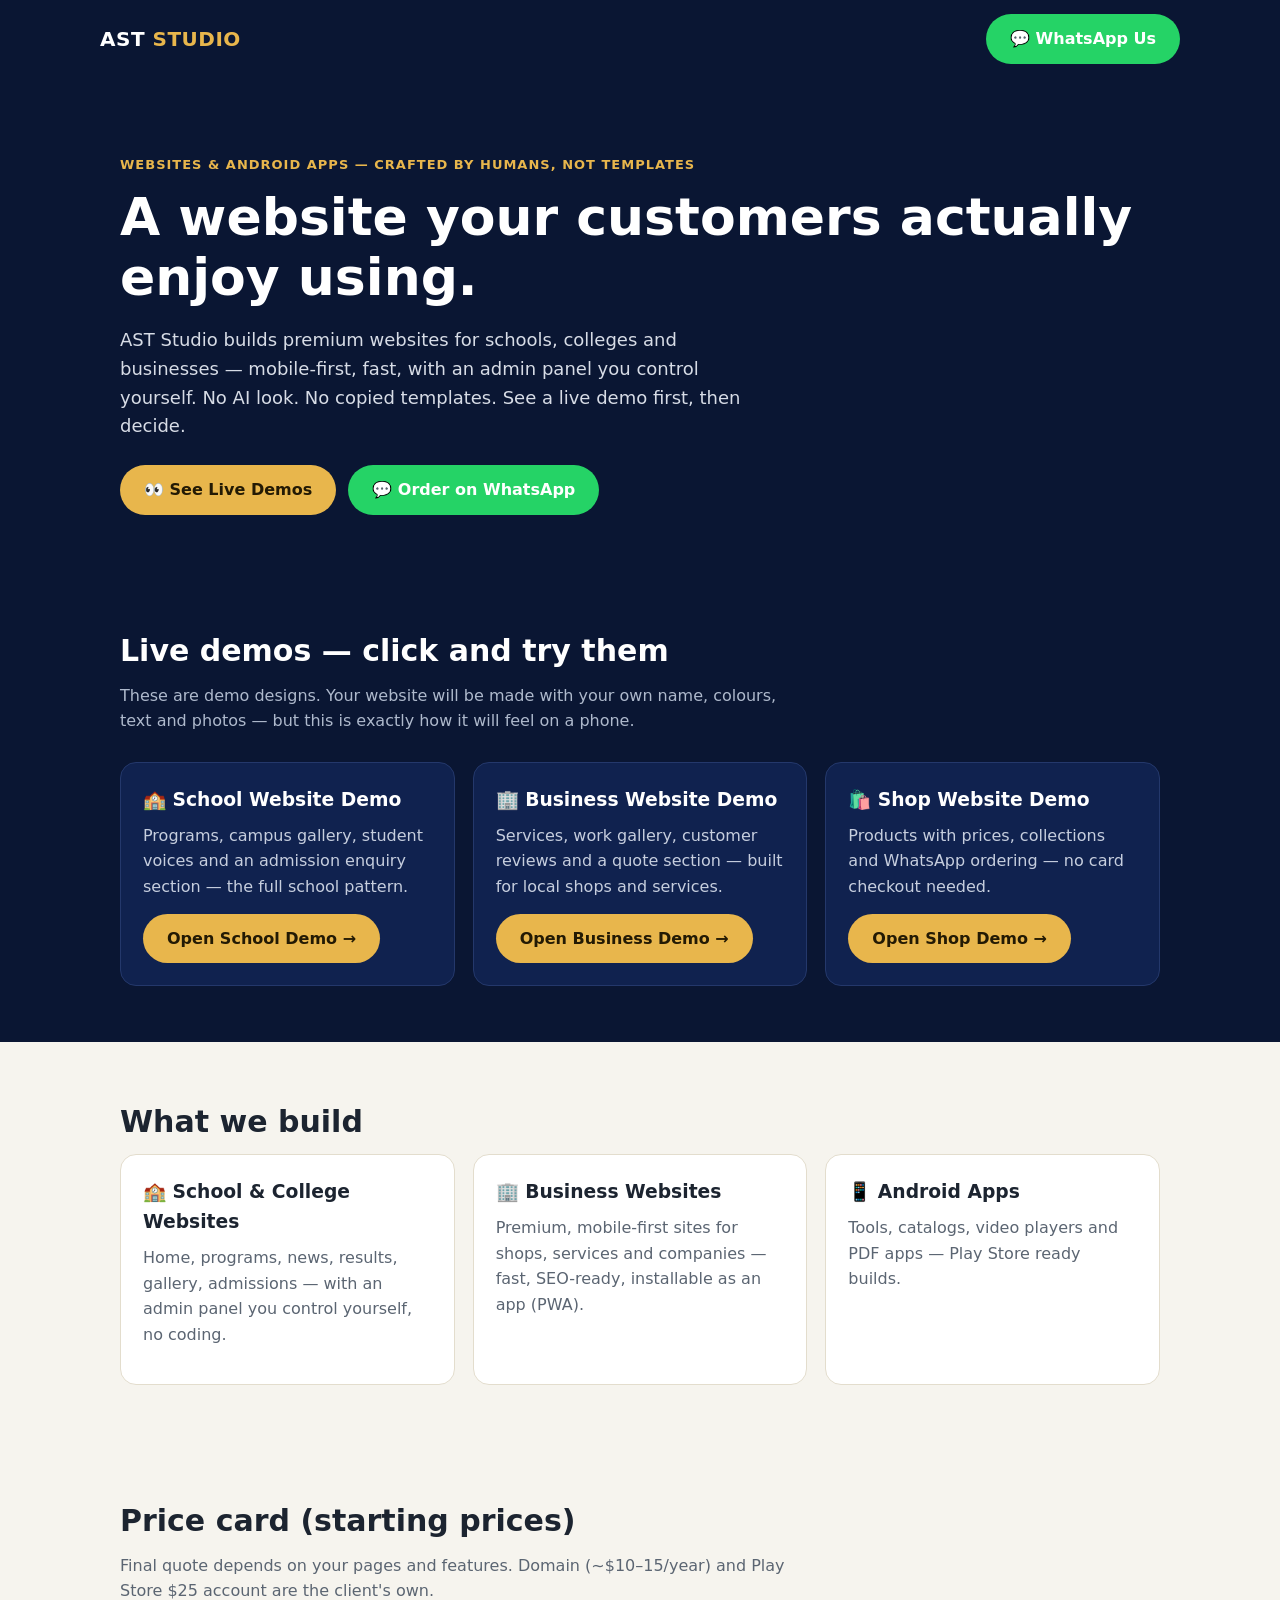
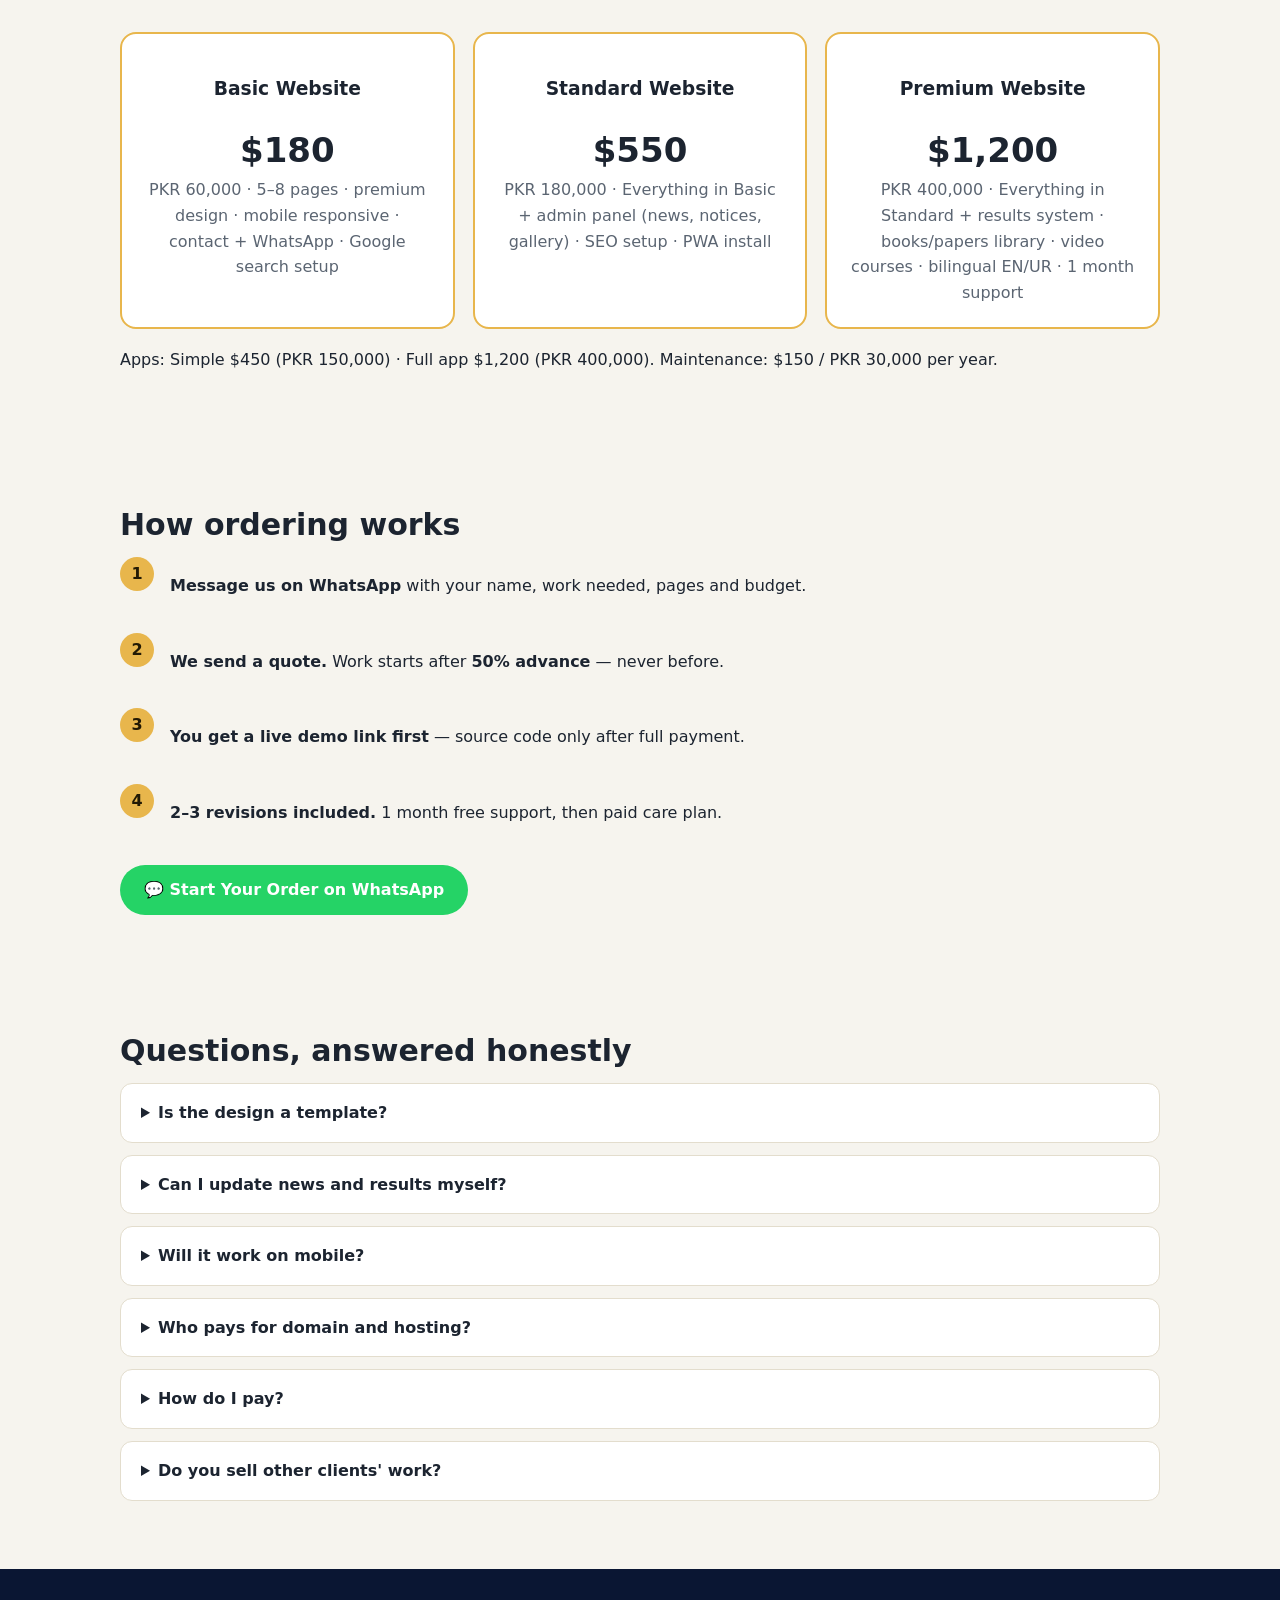
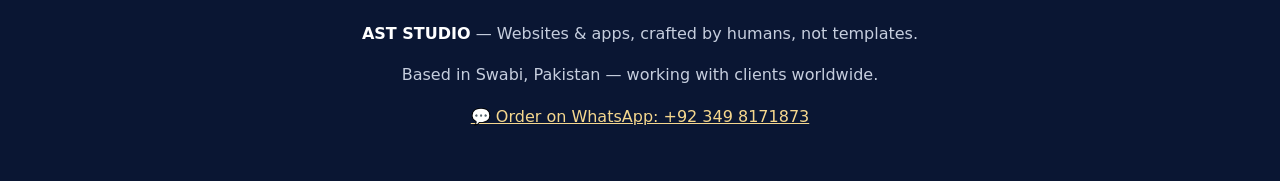
<file: index.html>
<!DOCTYPE html>
<html lang="en">
<head>
<meta charset="UTF-8">
<meta name="viewport" content="width=device-width, initial-scale=1.0">
<title>AST Studio — Websites & Apps, Crafted by Humans</title>
<meta name="description" content="AST Studio builds custom websites and Android apps for schools and businesses — designed by hand, mobile-first, with an admin panel you control yourself. See live demos, then order on WhatsApp.">
<meta property="og:title" content="AST Studio — Websites & Apps, Crafted by Humans">
<meta property="og:description" content="Premium websites for schools and businesses. Live demos, honest prices, WhatsApp ordering.">
<meta property="og:site_name" content="AST Studio">
<link rel="canonical" href="https://syedarmanishaq-lang.github.io/ast-studio/">
<script type="application/ld+json">
{"@context":"https://schema.org","@type":"Organization","name":"AST Studio","url":"https://syedarmanishaq-lang.github.io/ast-studio/","description":"AST Studio builds custom websites and Android apps for schools and businesses — designed by hand, never from templates.","founder":{"@type":"Person","name":"Arman Ishaq"},"areaServed":["Pakistan","Worldwide"],"sameAs":["https://www.fiverr.com/aststudio_pk"]}
</script>
<style>
:root{--navy:#0a1633;--navy2:#10224f;--gold:#e8b64c;--gold2:#f5d78e;--bg:#f6f4ee;--ink:#1c2430;--muted:#5b6572}
*{box-sizing:border-box}body{margin:0;font-family:system-ui,-apple-system,Segoe UI,Roboto,Arial,sans-serif;color:var(--ink);background:var(--bg);line-height:1.6}
a{color:inherit}.wrap{max-width:1080px;margin:0 auto;padding:0 20px}
.topbar{background:var(--navy);color:#fff;position:sticky;top:0;z-index:10}.topbar-in{display:flex;align-items:center;justify-content:space-between;padding:14px 0;gap:12px;flex-wrap:wrap}
.brand{font-weight:800;letter-spacing:.5px;text-decoration:none;font-size:20px}.brand span{color:var(--gold)}
.btn{display:inline-block;padding:12px 24px;border-radius:999px;text-decoration:none;font-weight:700}.btn-gold{background:var(--gold);color:#231a04}.btn-green{background:#25D366;color:#fff}.btn-ghost{border:2px solid #fff;color:#fff}
.hero{background:var(--navy);color:#fff;padding:64px 0 56px}.hero h1{font-size:clamp(30px,5vw,52px);line-height:1.15;margin:12px 0}.hero p.lede{font-size:18px;color:#d7dce6;max-width:640px}.eyebrow{color:var(--gold);font-weight:700;letter-spacing:1px;text-transform:uppercase;font-size:13px}
.cta-row{display:flex;gap:12px;flex-wrap:wrap;margin-top:24px}
.section{padding:56px 0}.section h2{font-size:30px;margin:0 0 8px}.sub{color:var(--muted);margin:0 0 28px;max-width:680px}
.grid{display:grid;grid-template-columns:repeat(3,1fr);gap:18px}.card{background:#fff;border:1px solid #e3ddcd;border-radius:16px;padding:22px}.card h3{margin:0 0 8px}.card p{margin:0 0 14px;color:var(--muted)}
.demo{background:var(--navy);color:#fff}.demo .card{background:var(--navy2);border-color:#24386b}.demo .card p{color:#c6cede}.demo .sub{color:#aeb9cc}
.price{background:#fff;border:2px solid var(--gold);border-radius:16px;padding:22px;text-align:center}.price strong{font-size:34px;display:block}.price span{color:var(--muted)}
.steps{counter-reset:step}.step{display:flex;gap:16px;margin:0 0 18px}.step b{background:var(--gold);color:#231a04;width:34px;height:34px;border-radius:50%;display:flex;align-items:center;justify-content:center;flex-shrink:0}
.faq details{background:#fff;border:1px solid #e3ddcd;border-radius:12px;padding:16px 20px;margin-bottom:12px}.faq summary{font-weight:700;cursor:pointer}
.footer{background:var(--navy);color:#c6cede;padding:36px 0;text-align:center}.footer a{color:var(--gold2)}
@media(max-width:800px){.grid{grid-template-columns:1fr}.hero{padding:44px 0 36px}}
</style>
</head>
<body>
<header class="topbar"><div class="wrap topbar-in">
<a class="brand" href="#">AST <span>STUDIO</span></a>
<a class="btn btn-green" href="https://wa.me/923498171873?text=Hello%21%20I%20want%20a%20website%20for%20my%20school%20or%20business.">💬 WhatsApp Us</a>
</div></header>

<main>
<section class="hero"><div class="wrap">
<p class="eyebrow">Websites &amp; Android apps — crafted by humans, not templates</p>
<h1>A website your customers actually enjoy using.</h1>
<p class="lede">AST Studio builds premium websites for schools, colleges and businesses — mobile-first, fast, with an admin panel you control yourself. No AI look. No copied templates. See a live demo first, then decide.</p>
<div class="cta-row">
<a class="btn btn-gold" href="#demos">👀 See Live Demos</a>
<a class="btn btn-green" href="https://wa.me/923498171873?text=Hello%21%20I%20want%20a%20website%20for%20my%20school%20or%20business.">💬 Order on WhatsApp</a>
</div>
</div></section>

<section class="section demo" id="demos"><div class="wrap">
<h2>Live demos — click and try them</h2>
<p class="sub">These are demo designs. Your website will be made with your own name, colours, text and photos — but this is exactly how it will feel on a phone.</p>
<div class="grid">
<article class="card"><h3>🏫 School Website Demo</h3><p>Programs, campus gallery, student voices and an admission enquiry section — the full school pattern.</p><a class="btn btn-gold" href="demos/school-landing/">Open School Demo →</a></article>
<article class="card"><h3>🏢 Business Website Demo</h3><p>Services, work gallery, customer reviews and a quote section — built for local shops and services.</p><a class="btn btn-gold" href="demos/business-landing/">Open Business Demo →</a></article>
<article class="card"><h3>🛍️ Shop Website Demo</h3><p>Products with prices, collections and WhatsApp ordering — no card checkout needed.</p><a class="btn btn-gold" href="demos/shop-landing/">Open Shop Demo →</a></article>
</div>
</div></section>

<section class="section"><div class="wrap">
<h2>What we build</h2>
<div class="grid">
<article class="card"><h3>🏫 School &amp; College Websites</h3><p>Home, programs, news, results, gallery, admissions — with an admin panel you control yourself, no coding.</p></article>
<article class="card"><h3>🏢 Business Websites</h3><p>Premium, mobile-first sites for shops, services and companies — fast, SEO-ready, installable as an app (PWA).</p></article>
<article class="card"><h3>📱 Android Apps</h3><p>Tools, catalogs, video players and PDF apps — Play Store ready builds.</p></article>
</div>
</div></section>

<section class="section"><div class="wrap">
<h2>Price card (starting prices)</h2>
<p class="sub">Final quote depends on your pages and features. Domain (~$10–15/year) and Play Store $25 account are the client's own.</p>
<div class="grid">
<div class="price"><h3>Basic Website</h3><strong>$180</strong><span>PKR 60,000 · 5–8 pages · premium design · mobile responsive · contact + WhatsApp · Google search setup</span></div>
<div class="price"><h3>Standard Website</h3><strong>$550</strong><span>PKR 180,000 · Everything in Basic + admin panel (news, notices, gallery) · SEO setup · PWA install</span></div>
<div class="price"><h3>Premium Website</h3><strong>$1,200</strong><span>PKR 400,000 · Everything in Standard + results system · books/papers library · video courses · bilingual EN/UR · 1 month support</span></div>
</div>
<p style="margin-top:18px">Apps: Simple $450 (PKR 150,000) · Full app $1,200 (PKR 400,000). Maintenance: $150 / PKR 30,000 per year.</p>
</div></section>

<section class="section"><div class="wrap">
<h2>How ordering works</h2>
<div class="steps">
<div class="step"><b>1</b><p><strong>Message us on WhatsApp</strong> with your name, work needed, pages and budget.</p></div>
<div class="step"><b>2</b><p><strong>We send a quote.</strong> Work starts after <strong>50% advance</strong> — never before.</p></div>
<div class="step"><b>3</b><p><strong>You get a live demo link first</strong> — source code only after full payment.</p></div>
<div class="step"><b>4</b><p><strong>2–3 revisions included.</strong> 1 month free support, then paid care plan.</p></div>
</div>
<div class="cta-row"><a class="btn btn-green" href="https://wa.me/923498171873?text=Hello%21%20I%20want%20a%20website%20for%20my%20school%20or%20business.">💬 Start Your Order on WhatsApp</a></div>
</div></section>

<section class="section faq"><div class="wrap">
<h2>Questions, answered honestly</h2>
<details><summary>Is the design a template?</summary><p>No — every design is made by human decisions for your name and colours. The demos above show the quality; your site is built fresh for you.</p></details>
<details><summary>Can I update news and results myself?</summary><p>Yes — the Standard and Premium packages include an admin panel. No coding needed.</p></details>
<details><summary>Will it work on mobile?</summary><p>Yes — every site is mobile-first and tested on phones. Most of your customers will visit from a phone.</p></details>
<details><summary>Who pays for domain and hosting?</summary><p>Domain is yours (~$10–15/year). Hosting is set up on the free tier for you.</p></details>
<details><summary>How do I pay?</summary><p>Pakistan: JazzCash / Easypaisa. International: Fiverr / Upwork escrow. 50% advance, 50% on delivery.</p></details>
<details><summary>Do you sell other clients' work?</summary><p>Never. Your text, photos and logo come from you; we never sell another client's branding or content.</p></details>
</div></section>
</main>

<footer class="footer"><div class="wrap">
<p><strong style="color:#fff">AST STUDIO</strong> — Websites &amp; apps, crafted by humans, not templates.</p>
<p>Based in Swabi, Pakistan — working with clients worldwide.</p>
<p><a href="https://wa.me/923498171873?text=Hello%21%20I%20want%20a%20website%20for%20my%20school%20or%20business.">💬 Order on WhatsApp: +92 349 8171873</a></p>
</div></footer>
</body>
</html>
</file>
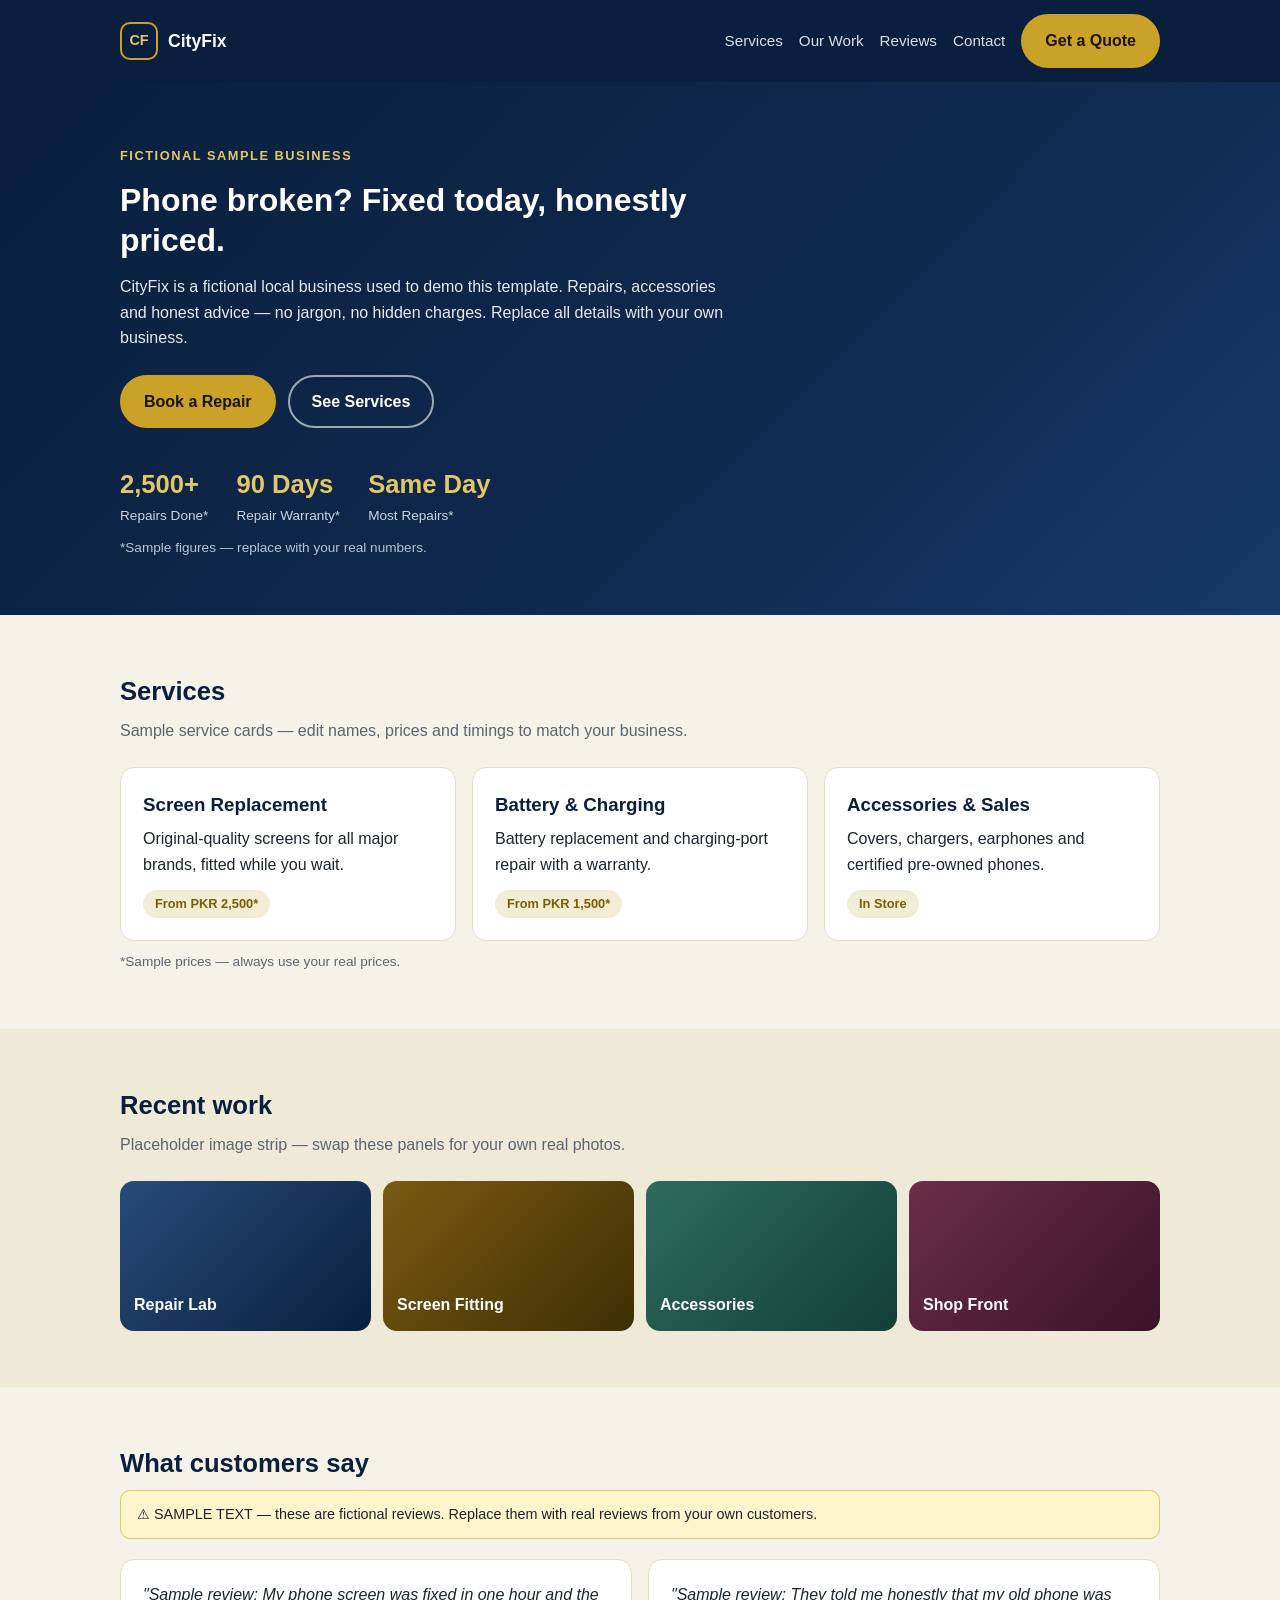
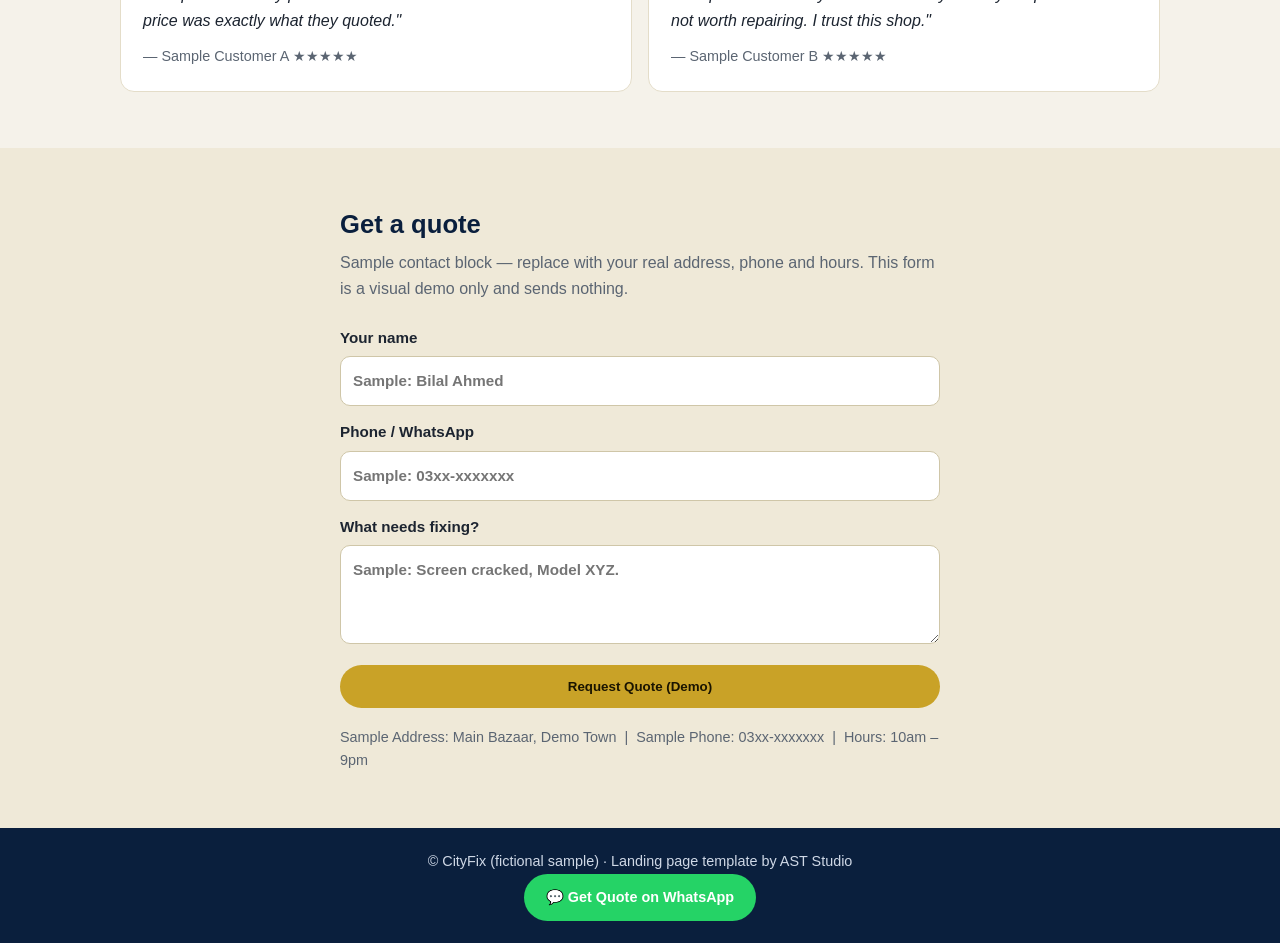
<file: demos/business-landing/index.html>
<!DOCTYPE html>
<html lang="en">
<head>
<meta charset="UTF-8">
<meta name="viewport" content="width=device-width, initial-scale=1.0">
<title>CityFix Mobile &amp; Electronics — Repairs &amp; Sales | Sample Landing Page</title>
<link rel="stylesheet" href="style.css">
</head>
<body>
<header class="topbar">
  <div class="wrap topbar-in">
    <a class="brand" href="#"><span class="mark">CF</span> CityFix</a>
    <nav class="nav">
      <a href="#services">Services</a>
      <a href="#work">Our Work</a>
      <a href="#voices">Reviews</a>
      <a href="#contact">Contact</a>
    </nav>
    <a class="btn btn-gold" href="#contact">Get a Quote</a>
  </div>
</header>

<main>
  <section class="hero">
    <div class="wrap">
      <p class="eyebrow">Fictional Sample Business</p>
      <h1>Phone broken? Fixed today, honestly priced.</h1>
      <p class="lede">CityFix is a fictional local business used to demo this template. Repairs, accessories and honest advice — no jargon, no hidden charges. Replace all details with your own business.</p>
      <div class="cta-row">
        <a class="btn btn-gold" href="#contact">Book a Repair</a>
        <a class="btn btn-ghost" href="#services">See Services</a>
      </div>
      <div class="stats">
        <div><strong>2,500+</strong><span>Repairs Done*</span></div>
        <div><strong>90 Days</strong><span>Repair Warranty*</span></div>
        <div><strong>Same Day</strong><span>Most Repairs*</span></div>
      </div>
      <p class="fine">*Sample figures — replace with your real numbers.</p>
    </div>
  </section>

  <section id="services" class="section">
    <div class="wrap">
      <h2>Services</h2>
      <p class="sub">Sample service cards — edit names, prices and timings to match your business.</p>
      <div class="grid">
        <article class="card">
          <h3>Screen Replacement</h3>
          <p>Original-quality screens for all major brands, fitted while you wait.</p>
          <span class="tag">From PKR 2,500*</span>
        </article>
        <article class="card">
          <h3>Battery &amp; Charging</h3>
          <p>Battery replacement and charging-port repair with a warranty.</p>
          <span class="tag">From PKR 1,500*</span>
        </article>
        <article class="card">
          <h3>Accessories &amp; Sales</h3>
          <p>Covers, chargers, earphones and certified pre-owned phones.</p>
          <span class="tag">In Store</span>
        </article>
      </div>
      <p class="fine">*Sample prices — always use your real prices.</p>
    </div>
  </section>

  <section id="work" class="section alt">
    <div class="wrap">
      <h2>Recent work</h2>
      <p class="sub">Placeholder image strip — swap these panels for your own real photos.</p>
      <div class="strip">
        <div class="tile t1"><span>Repair Lab</span></div>
        <div class="tile t2"><span>Screen Fitting</span></div>
        <div class="tile t3"><span>Accessories</span></div>
        <div class="tile t4"><span>Shop Front</span></div>
      </div>
    </div>
  </section>

  <section id="voices" class="section">
    <div class="wrap">
      <h2>What customers say</h2>
      <p class="notice">⚠ SAMPLE TEXT — these are fictional reviews. Replace them with real reviews from your own customers.</p>
      <div class="grid">
        <blockquote class="card quote">
          <p>"Sample review: My phone screen was fixed in one hour and the price was exactly what they quoted."</p>
          <footer>— Sample Customer A ★★★★★</footer>
        </blockquote>
        <blockquote class="card quote">
          <p>"Sample review: They told me honestly that my old phone was not worth repairing. I trust this shop."</p>
          <footer>— Sample Customer B ★★★★★</footer>
        </blockquote>
      </div>
    </div>
  </section>

  <section id="contact" class="section alt">
    <div class="wrap narrow">
      <h2>Get a quote</h2>
      <p class="sub">Sample contact block — replace with your real address, phone and hours. This form is a visual demo only and sends nothing.</p>
      <form class="form" onsubmit="return false;">
        <label>Your name <input type="text" placeholder="Sample: Bilal Ahmed"></label>
        <label>Phone / WhatsApp <input type="tel" placeholder="Sample: 03xx-xxxxxxx"></label>
        <label>What needs fixing? <textarea rows="3" placeholder="Sample: Screen cracked, Model XYZ."></textarea></label>
        <button class="btn btn-gold" type="submit">Request Quote (Demo)</button>
      </form>
      <p class="addr">Sample Address: Main Bazaar, Demo Town &nbsp;|&nbsp; Sample Phone: 03xx-xxxxxxx &nbsp;|&nbsp; Hours: 10am – 9pm</p>
    </div>
  </section>
</main>

<footer class="footer">
  <div class="wrap"><p>© CityFix (fictional sample) · Landing page template by AST Studio</p>
  <!-- WhatsApp button: replace 923498171873 with YOUR OWN WhatsApp number before selling or publishing this template. No PayPal/card checkout needed — quotes come through WhatsApp. -->
  <p><a href="https://wa.me/923498171873?text=Hello%21%20I%20need%20a%20repair%20quote." target="_blank" rel="noopener" style="display:inline-block;background:#25D366;color:#fff;padding:12px 22px;border-radius:999px;text-decoration:none;font-weight:700;">💬 Get Quote on WhatsApp</a></p></div>
</footer>
</body>
</html>
</file>
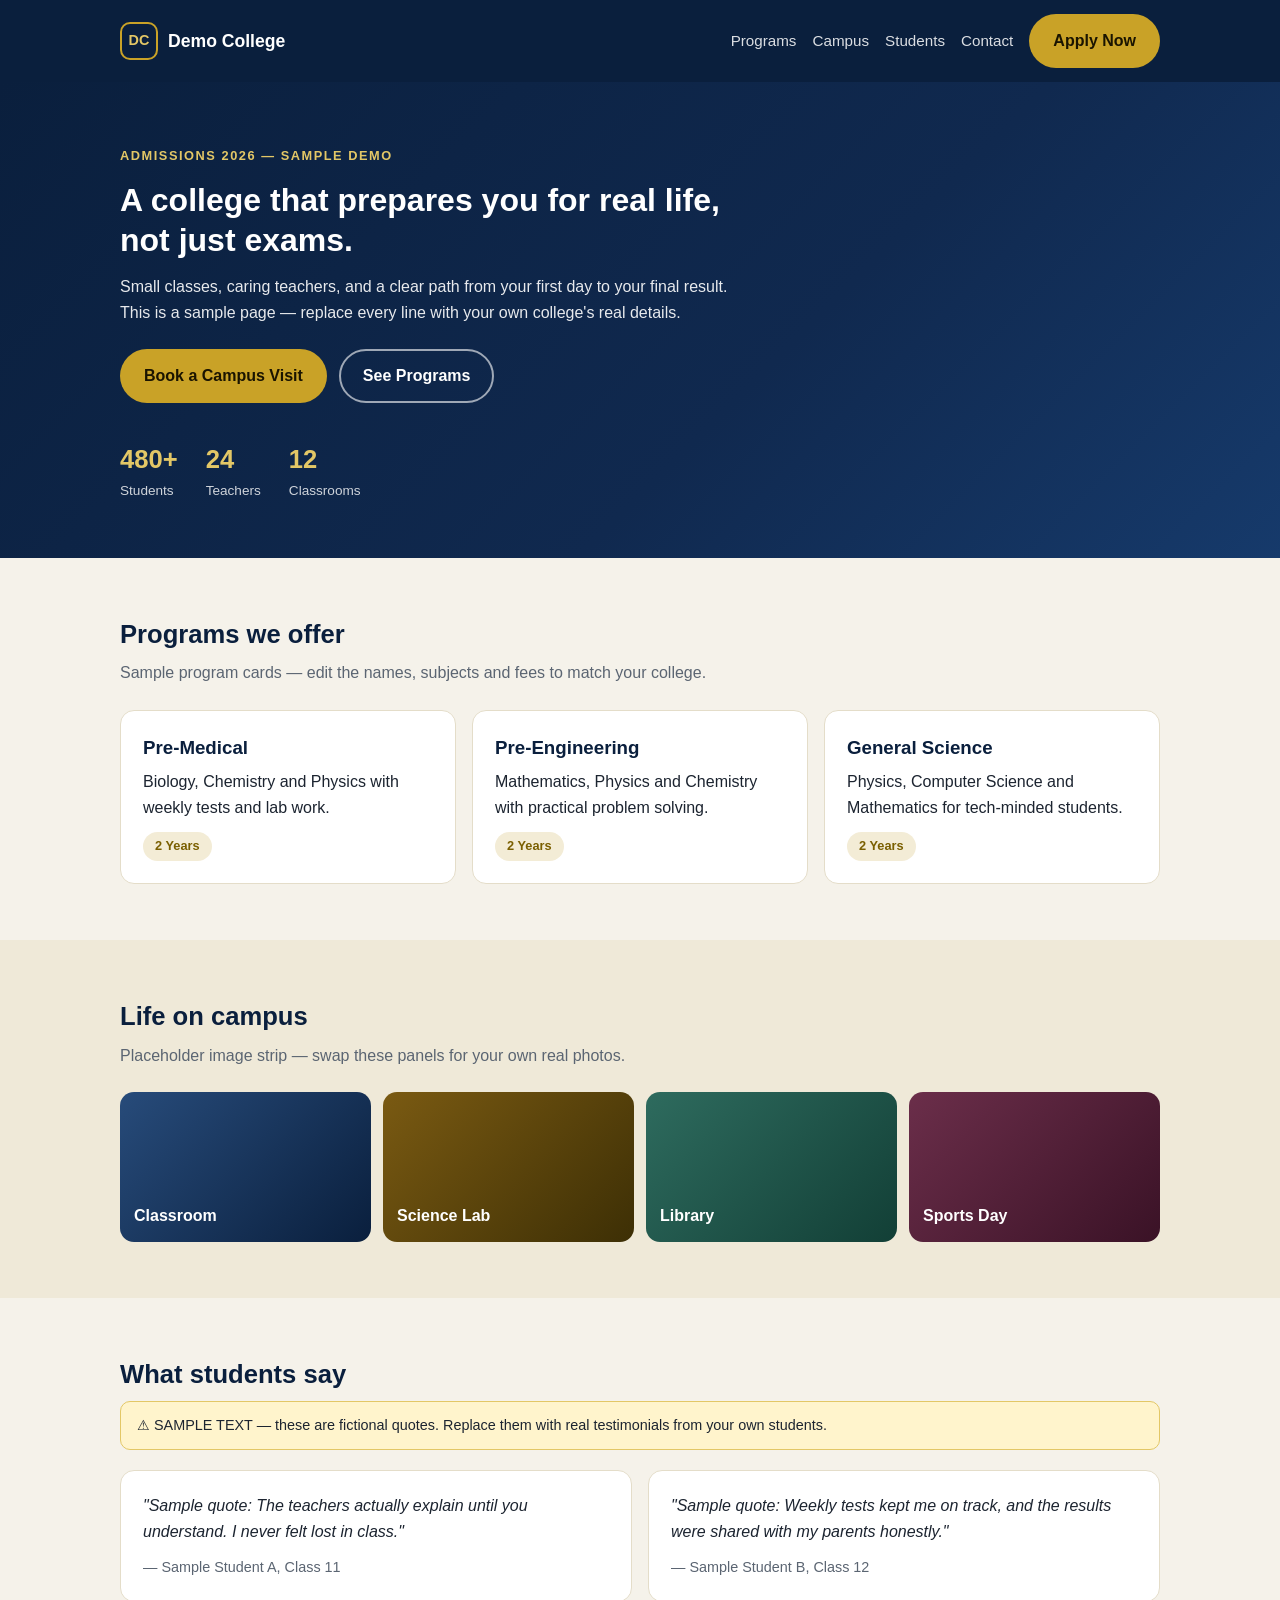
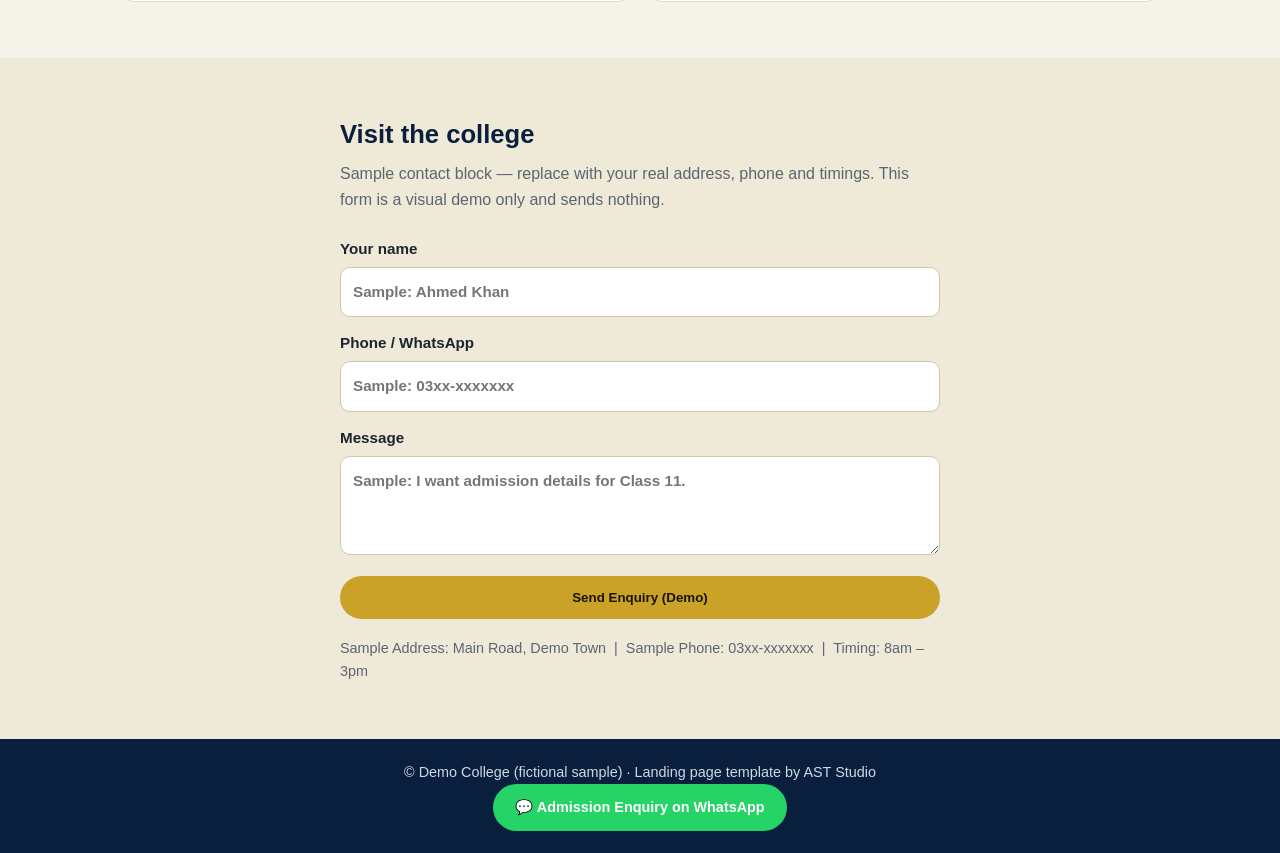
<file: demos/school-landing/index.html>
<!DOCTYPE html>
<html lang="en">
<head>
<meta charset="UTF-8">
<meta name="viewport" content="width=device-width, initial-scale=1.0">
<title>Demo College — Admissions Open | Sample Landing Page</title>
<link rel="stylesheet" href="style.css">
</head>
<body>
<header class="topbar">
  <div class="wrap topbar-in">
    <a class="brand" href="#"><span class="mark">DC</span> Demo College</a>
    <nav class="nav">
      <a href="#programs">Programs</a>
      <a href="#gallery">Campus</a>
      <a href="#voices">Students</a>
      <a href="#contact">Contact</a>
    </nav>
    <a class="btn btn-gold" href="#contact">Apply Now</a>
  </div>
</header>

<main>
  <section class="hero">
    <div class="wrap">
      <p class="eyebrow">Admissions 2026 — Sample Demo</p>
      <h1>A college that prepares you for real life, not just exams.</h1>
      <p class="lede">Small classes, caring teachers, and a clear path from your first day to your final result. This is a sample page — replace every line with your own college's real details.</p>
      <div class="cta-row">
        <a class="btn btn-gold" href="#contact">Book a Campus Visit</a>
        <a class="btn btn-ghost" href="#programs">See Programs</a>
      </div>
      <div class="stats">
        <div><strong>480+</strong><span>Students</span></div>
        <div><strong>24</strong><span>Teachers</span></div>
        <div><strong>12</strong><span>Classrooms</span></div>
      </div>
    </div>
  </section>

  <section id="programs" class="section">
    <div class="wrap">
      <h2>Programs we offer</h2>
      <p class="sub">Sample program cards — edit the names, subjects and fees to match your college.</p>
      <div class="grid">
        <article class="card">
          <h3>Pre-Medical</h3>
          <p>Biology, Chemistry and Physics with weekly tests and lab work.</p>
          <span class="tag">2 Years</span>
        </article>
        <article class="card">
          <h3>Pre-Engineering</h3>
          <p>Mathematics, Physics and Chemistry with practical problem solving.</p>
          <span class="tag">2 Years</span>
        </article>
        <article class="card">
          <h3>General Science</h3>
          <p>Physics, Computer Science and Mathematics for tech-minded students.</p>
          <span class="tag">2 Years</span>
        </article>
      </div>
    </div>
  </section>

  <section id="gallery" class="section alt">
    <div class="wrap">
      <h2>Life on campus</h2>
      <p class="sub">Placeholder image strip — swap these panels for your own real photos.</p>
      <div class="strip">
        <div class="tile t1"><span>Classroom</span></div>
        <div class="tile t2"><span>Science Lab</span></div>
        <div class="tile t3"><span>Library</span></div>
        <div class="tile t4"><span>Sports Day</span></div>
      </div>
    </div>
  </section>

  <section id="voices" class="section">
    <div class="wrap">
      <h2>What students say</h2>
      <p class="notice">⚠ SAMPLE TEXT — these are fictional quotes. Replace them with real testimonials from your own students.</p>
      <div class="grid">
        <blockquote class="card quote">
          <p>"Sample quote: The teachers actually explain until you understand. I never felt lost in class."</p>
          <footer>— Sample Student A, Class 11</footer>
        </blockquote>
        <blockquote class="card quote">
          <p>"Sample quote: Weekly tests kept me on track, and the results were shared with my parents honestly."</p>
          <footer>— Sample Student B, Class 12</footer>
        </blockquote>
      </div>
    </div>
  </section>

  <section id="contact" class="section alt">
    <div class="wrap narrow">
      <h2>Visit the college</h2>
      <p class="sub">Sample contact block — replace with your real address, phone and timings. This form is a visual demo only and sends nothing.</p>
      <form class="form" onsubmit="return false;">
        <label>Your name <input type="text" placeholder="Sample: Ahmed Khan"></label>
        <label>Phone / WhatsApp <input type="tel" placeholder="Sample: 03xx-xxxxxxx"></label>
        <label>Message <textarea rows="3" placeholder="Sample: I want admission details for Class 11."></textarea></label>
        <button class="btn btn-gold" type="submit">Send Enquiry (Demo)</button>
      </form>
      <p class="addr">Sample Address: Main Road, Demo Town &nbsp;|&nbsp; Sample Phone: 03xx-xxxxxxx &nbsp;|&nbsp; Timing: 8am – 3pm</p>
    </div>
  </section>
</main>

<footer class="footer">
  <div class="wrap"><p>© Demo College (fictional sample) · Landing page template by AST Studio</p>
  <!-- WhatsApp button: replace 923498171873 with YOUR OWN WhatsApp number before selling or publishing this template. No PayPal/card checkout needed — enquiries come through WhatsApp. -->
  <p><a href="https://wa.me/923498171873?text=Hello%21%20I%20want%20admission%20details." target="_blank" rel="noopener" style="display:inline-block;background:#25D366;color:#fff;padding:12px 22px;border-radius:999px;text-decoration:none;font-weight:700;">💬 Admission Enquiry on WhatsApp</a></p></div>
</footer>
</body>
</html>
</file>
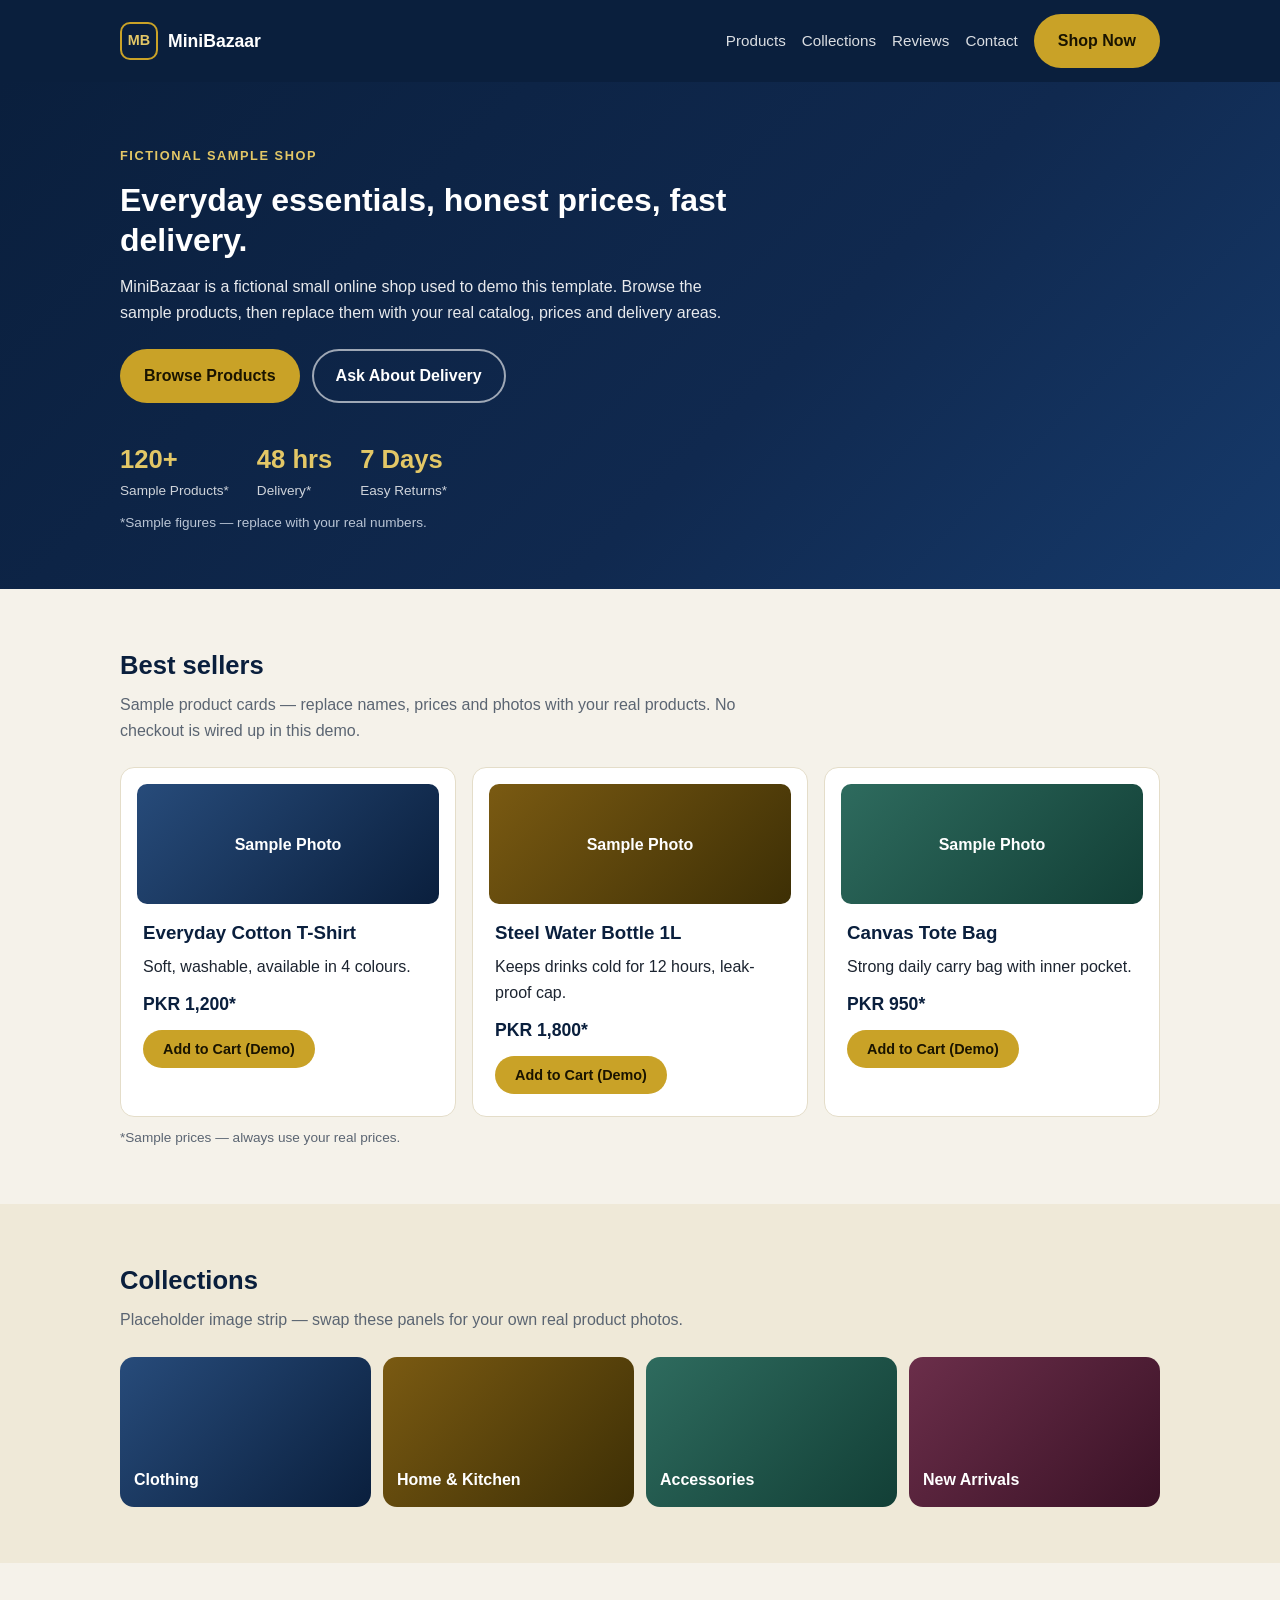
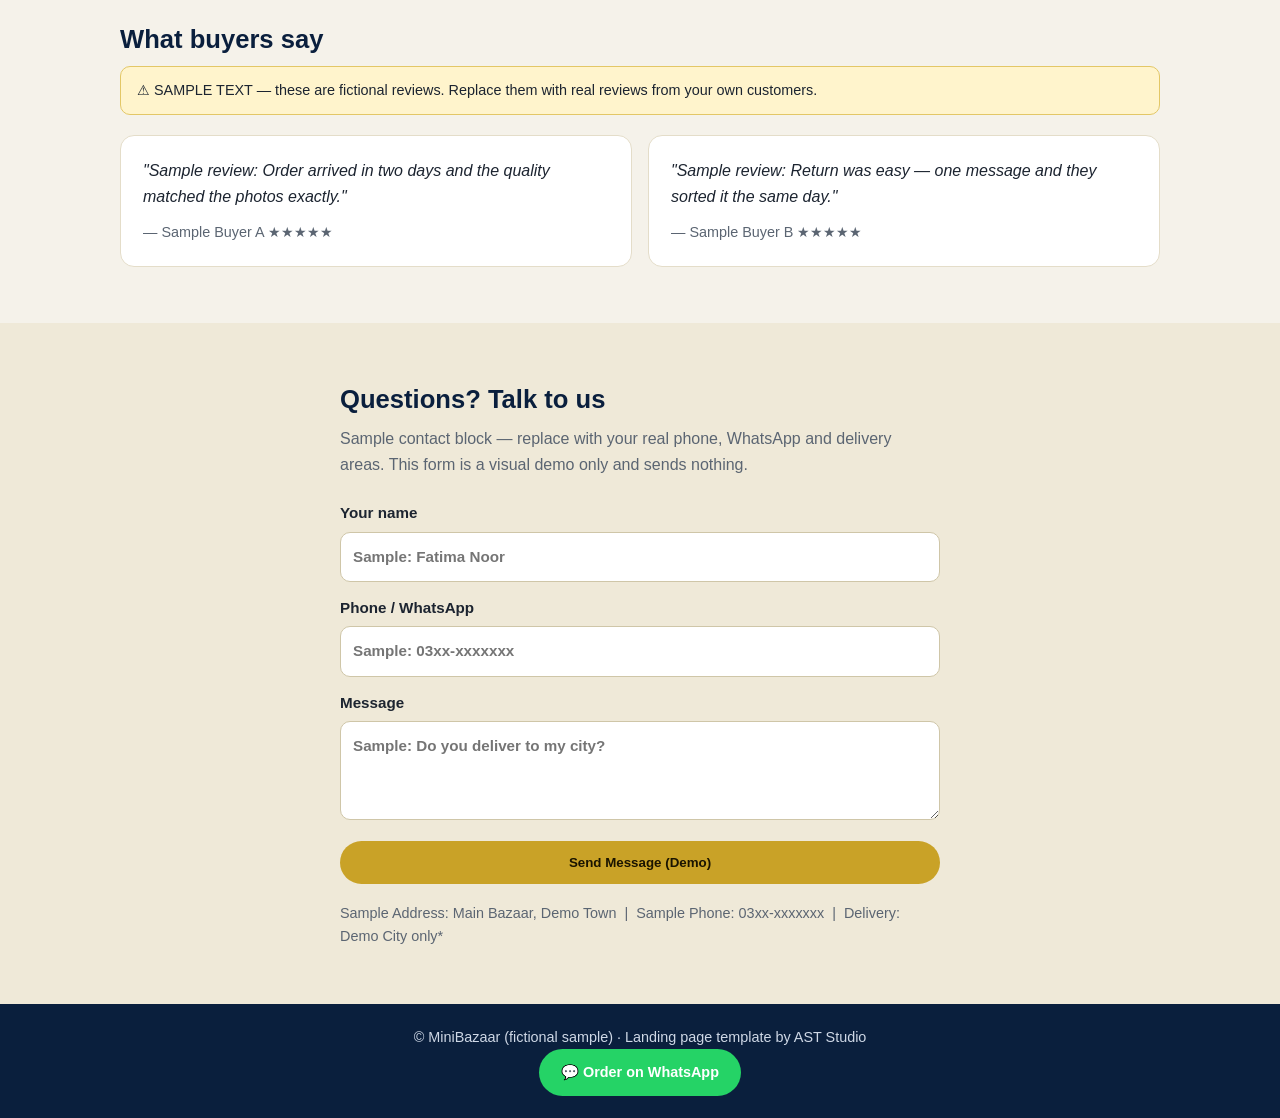
<file: demos/shop-landing/index.html>
<!DOCTYPE html>
<html lang="en">
<head>
<meta charset="UTF-8">
<meta name="viewport" content="width=device-width, initial-scale=1.0">
<title>MiniBazaar — Everyday Essentials, Delivered | Sample Shop Landing Page</title>
<link rel="stylesheet" href="style.css">
</head>
<body>
<header class="topbar">
  <div class="wrap topbar-in">
    <a class="brand" href="#"><span class="mark">MB</span> MiniBazaar</a>
    <nav class="nav">
      <a href="#products">Products</a>
      <a href="#gallery">Collections</a>
      <a href="#voices">Reviews</a>
      <a href="#contact">Contact</a>
    </nav>
    <a class="btn btn-gold" href="#products">Shop Now</a>
  </div>
</header>

<main>
  <section class="hero">
    <div class="wrap">
      <p class="eyebrow">Fictional Sample Shop</p>
      <h1>Everyday essentials, honest prices, fast delivery.</h1>
      <p class="lede">MiniBazaar is a fictional small online shop used to demo this template. Browse the sample products, then replace them with your real catalog, prices and delivery areas.</p>
      <div class="cta-row">
        <a class="btn btn-gold" href="#products">Browse Products</a>
        <a class="btn btn-ghost" href="#contact">Ask About Delivery</a>
      </div>
      <div class="stats">
        <div><strong>120+</strong><span>Sample Products*</span></div>
        <div><strong>48 hrs</strong><span>Delivery*</span></div>
        <div><strong>7 Days</strong><span>Easy Returns*</span></div>
      </div>
      <p class="fine">*Sample figures — replace with your real numbers.</p>
    </div>
  </section>

  <section id="products" class="section">
    <div class="wrap">
      <h2>Best sellers</h2>
      <p class="sub">Sample product cards — replace names, prices and photos with your real products. No checkout is wired up in this demo.</p>
      <div class="grid">
        <article class="card product">
          <div class="thumb t1"><span>Sample Photo</span></div>
          <h3>Everyday Cotton T-Shirt</h3>
          <p>Soft, washable, available in 4 colours.</p>
          <span class="price">PKR 1,200*</span>
          <button class="btn btn-gold small" type="button">Add to Cart (Demo)</button>
        </article>
        <article class="card product">
          <div class="thumb t2"><span>Sample Photo</span></div>
          <h3>Steel Water Bottle 1L</h3>
          <p>Keeps drinks cold for 12 hours, leak-proof cap.</p>
          <span class="price">PKR 1,800*</span>
          <button class="btn btn-gold small" type="button">Add to Cart (Demo)</button>
        </article>
        <article class="card product">
          <div class="thumb t3"><span>Sample Photo</span></div>
          <h3>Canvas Tote Bag</h3>
          <p>Strong daily carry bag with inner pocket.</p>
          <span class="price">PKR 950*</span>
          <button class="btn btn-gold small" type="button">Add to Cart (Demo)</button>
        </article>
      </div>
      <p class="fine">*Sample prices — always use your real prices.</p>
    </div>
  </section>

  <section id="gallery" class="section alt">
    <div class="wrap">
      <h2>Collections</h2>
      <p class="sub">Placeholder image strip — swap these panels for your own real product photos.</p>
      <div class="strip">
        <div class="tile t1"><span>Clothing</span></div>
        <div class="tile t2"><span>Home &amp; Kitchen</span></div>
        <div class="tile t3"><span>Accessories</span></div>
        <div class="tile t4"><span>New Arrivals</span></div>
      </div>
    </div>
  </section>

  <section id="voices" class="section">
    <div class="wrap">
      <h2>What buyers say</h2>
      <p class="notice">⚠ SAMPLE TEXT — these are fictional reviews. Replace them with real reviews from your own customers.</p>
      <div class="grid">
        <blockquote class="card quote">
          <p>"Sample review: Order arrived in two days and the quality matched the photos exactly."</p>
          <footer>— Sample Buyer A ★★★★★</footer>
        </blockquote>
        <blockquote class="card quote">
          <p>"Sample review: Return was easy — one message and they sorted it the same day."</p>
          <footer>— Sample Buyer B ★★★★★</footer>
        </blockquote>
      </div>
    </div>
  </section>

  <section id="contact" class="section alt">
    <div class="wrap narrow">
      <h2>Questions? Talk to us</h2>
      <p class="sub">Sample contact block — replace with your real phone, WhatsApp and delivery areas. This form is a visual demo only and sends nothing.</p>
      <form class="form" onsubmit="return false;">
        <label>Your name <input type="text" placeholder="Sample: Fatima Noor"></label>
        <label>Phone / WhatsApp <input type="tel" placeholder="Sample: 03xx-xxxxxxx"></label>
        <label>Message <textarea rows="3" placeholder="Sample: Do you deliver to my city?"></textarea></label>
        <button class="btn btn-gold" type="submit">Send Message (Demo)</button>
      </form>
      <p class="addr">Sample Address: Main Bazaar, Demo Town &nbsp;|&nbsp; Sample Phone: 03xx-xxxxxxx &nbsp;|&nbsp; Delivery: Demo City only*</p>
    </div>
  </section>
</main>

<footer class="footer">
  <div class="wrap"><p>© MiniBazaar (fictional sample) · Landing page template by AST Studio</p>
  <!-- WhatsApp button: replace 923498171873 with YOUR OWN WhatsApp number before selling or publishing this template. No PayPal/card checkout needed — orders come through WhatsApp. -->
  <p><a href="https://wa.me/923498171873?text=Hello%21%20I%20want%20to%20place%20an%20order." target="_blank" rel="noopener" style="display:inline-block;background:#25D366;color:#fff;padding:12px 22px;border-radius:999px;text-decoration:none;font-weight:700;">💬 Order on WhatsApp</a></p></div>
</footer>
</body>
</html>
</file>
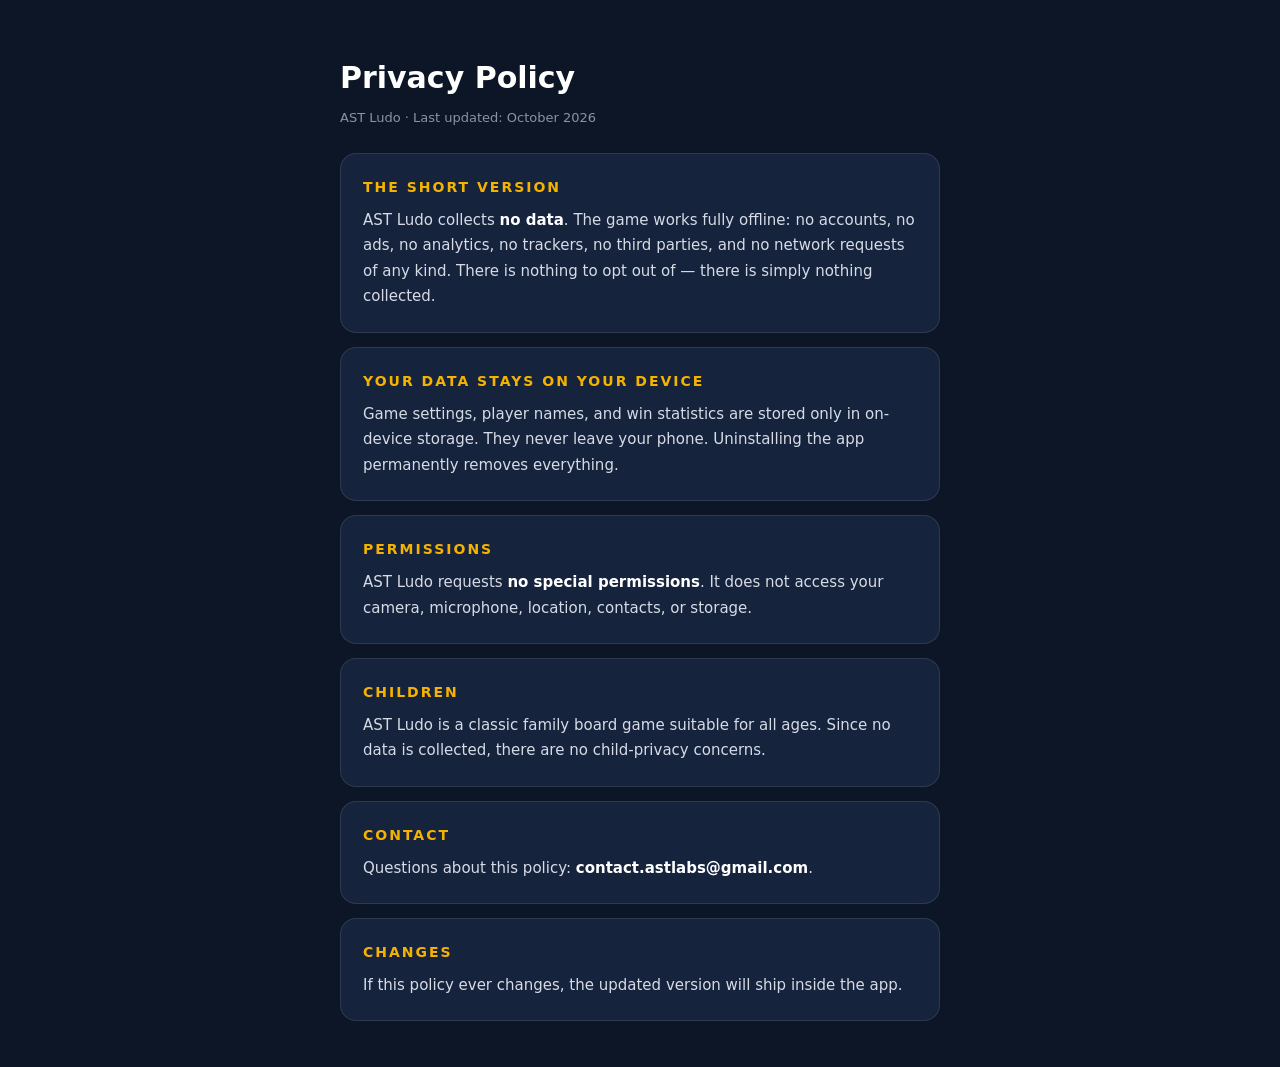
<file: ast-ludo-privacy-policy.html>
<!DOCTYPE html>
<html lang="en">
<head>
<meta charset="UTF-8">
<meta name="viewport" content="width=device-width, initial-scale=1.0">
<title>Privacy Policy — AST Ludo</title>
<style>
  body{font-family:system-ui,-apple-system,"Segoe UI",Roboto,sans-serif;background:#0D1626;color:#d6dbe5;
    margin:0;padding:32px 18px;line-height:1.7}
  .wrap{max-width:600px;margin:0 auto}
  h1{color:#fff;font-size:30px;margin-bottom:4px}
  .u{color:#8A93A6;font-size:13px;margin-bottom:24px}
  .card{background:#16233D;border:1px solid rgba(255,255,255,.1);border-radius:16px;padding:22px;margin-bottom:14px}
  h2{color:#F5B301;font-size:14px;letter-spacing:2px;margin:0 0 8px}
  p{margin:0;font-size:15px}
  b{color:#fff}
  a{color:#F5B301}
</style>
</head>
<body>
<div class="wrap">
  <h1>Privacy Policy</h1>
  <div class="u">AST Ludo · Last updated: October 2026</div>

  <div class="card">
    <h2>THE SHORT VERSION</h2>
    <p>AST Ludo collects <b>no data</b>. The game works fully offline: no accounts, no ads, no analytics, no trackers, no third parties, and no network requests of any kind. There is nothing to opt out of — there is simply nothing collected.</p>
  </div>

  <div class="card">
    <h2>YOUR DATA STAYS ON YOUR DEVICE</h2>
    <p>Game settings, player names, and win statistics are stored only in on-device storage. They never leave your phone. Uninstalling the app permanently removes everything.</p>
  </div>

  <div class="card">
    <h2>PERMISSIONS</h2>
    <p>AST Ludo requests <b>no special permissions</b>. It does not access your camera, microphone, location, contacts, or storage.</p>
  </div>

  <div class="card">
    <h2>CHILDREN</h2>
    <p>AST Ludo is a classic family board game suitable for all ages. Since no data is collected, there are no child-privacy concerns.</p>
  </div>

  <div class="card">
    <h2>CONTACT</h2>
    <p>Questions about this policy: <b>contact.astlabs@gmail.com</b>.</p>
  </div>

  <div class="card">
    <h2>CHANGES</h2>
    <p>If this policy ever changes, the updated version will ship inside the app.</p>
  </div>
</div>
</body>
</html>
</file>
<file: demos/business-landing/style.css>
/* AST Studio UI Kit — business-landing. Original work, system fonts only. */
*{margin:0;padding:0;box-sizing:border-box}
:root{
  --navy:#0a1f3d; --navy2:#10294f; --gold:#c9a227; --gold2:#e3c766;
  --ink:#1c2430; --muted:#5b6572; --bg:#f5f2ea; --card:#ffffff; --line:#e4ddc9;
}
body{font-family:-apple-system,"Segoe UI",Roboto,Arial,sans-serif;color:var(--ink);background:var(--bg);line-height:1.6}
a{color:inherit;text-decoration:none}
.wrap{max-width:1080px;margin:0 auto;padding:0 20px}
.topbar{background:var(--navy);color:#fff;position:sticky;top:0;z-index:10}
.topbar-in{display:flex;align-items:center;gap:16px;padding:14px 20px}
.brand{font-weight:800;font-size:1.1rem;display:flex;align-items:center;gap:10px}
.mark{display:inline-grid;place-items:center;width:38px;height:38px;border:2px solid var(--gold);color:var(--gold2);border-radius:10px;font-size:.9rem}
.nav{margin-left:auto;display:flex;gap:16px;font-size:.95rem}
.nav a{opacity:.85}.nav a:hover{opacity:1;color:var(--gold2)}
.btn{display:inline-block;padding:12px 22px;border-radius:999px;font-weight:700;border:2px solid transparent;cursor:pointer}
.btn-gold{background:var(--gold);color:#1a1400}.btn-gold:hover{background:var(--gold2)}
.btn-ghost{border-color:rgba(255,255,255,.6);color:#fff}
.hero{background:linear-gradient(135deg,var(--navy),var(--navy2) 60%,#163a6b);color:#fff;padding:64px 0 56px}
.eyebrow{color:var(--gold2);letter-spacing:.12em;text-transform:uppercase;font-size:.8rem;font-weight:700}
.hero h1{font-size:2rem;line-height:1.25;max-width:640px;margin:14px 0}
.lede{max-width:620px;opacity:.9}
.cta-row{display:flex;gap:12px;flex-wrap:wrap;margin-top:24px}
.stats{display:flex;gap:28px;margin-top:36px;flex-wrap:wrap}
.stats div{display:flex;flex-direction:column}
.stats strong{font-size:1.6rem;color:var(--gold2)}
.stats span{font-size:.85rem;opacity:.8}
.fine{font-size:.85rem;color:var(--muted);margin-top:10px}
.hero .fine{color:#b9c4d4}
.section{padding:56px 0}
.section.alt{background:#efe9d8}
.section h2{font-size:1.6rem;color:var(--navy);margin-bottom:6px}
.sub{color:var(--muted);margin-bottom:24px;max-width:640px}
.grid{display:grid;grid-template-columns:1fr;gap:16px}
.card{background:var(--card);border:1px solid var(--line);border-radius:14px;padding:22px}
.card h3{color:var(--navy);margin-bottom:6px}
.tag{display:inline-block;margin-top:12px;background:#f3ecd6;color:#7a5f00;font-weight:700;font-size:.8rem;padding:4px 12px;border-radius:999px}
.strip{display:grid;grid-template-columns:1fr 1fr;gap:12px}
.tile{height:130px;border-radius:14px;display:grid;place-items:end start;padding:14px;color:#fff;font-weight:700}
.t1{background:linear-gradient(135deg,#274b7a,#0a1f3d)}
.t2{background:linear-gradient(135deg,#7a5a12,#3d2f05)}
.t3{background:linear-gradient(135deg,#2e6b5e,#123f36)}
.t4{background:linear-gradient(135deg,#6b2e4a,#3a1226)}
.notice{background:#fff4cc;border:1px solid #e3c766;border-radius:10px;padding:12px 16px;margin-bottom:20px;font-size:.9rem}
.quote p{font-style:italic}
.quote footer{margin-top:12px;color:var(--muted);font-size:.9rem}
.narrow{max-width:640px}
.form{display:grid;gap:14px}
.form label{font-weight:600;font-size:.95rem}
.form input,.form textarea{width:100%;margin-top:6px;padding:12px;border:1px solid #cfc6a8;border-radius:10px;font:inherit}
.addr{margin-top:18px;color:var(--muted);font-size:.9rem}
.footer{background:var(--navy);color:#cfd8e6;padding:22px 0;font-size:.9rem;text-align:center}
@media(max-width:640px){.nav{display:none}.hero h1{font-size:1.6rem}}
@media(min-width:700px){
  .grid{grid-template-columns:repeat(3,1fr)}
  .grid:has(.quote){grid-template-columns:1fr 1fr}
  .strip{grid-template-columns:repeat(4,1fr)}
  .tile{height:150px}
}
</file>
<file: demos/school-landing/style.css>
/* AST Studio UI Kit — school-landing. Original work, system fonts only. */
*{margin:0;padding:0;box-sizing:border-box}
:root{
  --navy:#0a1f3d; --navy2:#10294f; --gold:#c9a227; --gold2:#e3c766;
  --ink:#1c2430; --muted:#5b6572; --bg:#f5f2ea; --card:#ffffff; --line:#e4ddc9;
}
body{font-family:-apple-system,"Segoe UI",Roboto,Arial,sans-serif;color:var(--ink);background:var(--bg);line-height:1.6}
a{color:inherit;text-decoration:none}
.wrap{max-width:1080px;margin:0 auto;padding:0 20px}
.topbar{background:var(--navy);color:#fff;position:sticky;top:0;z-index:10}
.topbar-in{display:flex;align-items:center;gap:16px;padding:14px 20px}
.brand{font-weight:800;font-size:1.1rem;display:flex;align-items:center;gap:10px}
.mark{display:inline-grid;place-items:center;width:38px;height:38px;border:2px solid var(--gold);color:var(--gold2);border-radius:10px;font-size:.9rem}
.nav{margin-left:auto;display:flex;gap:16px;font-size:.95rem}
.nav a{opacity:.85}.nav a:hover{opacity:1;color:var(--gold2)}
.btn{display:inline-block;padding:12px 22px;border-radius:999px;font-weight:700;border:2px solid transparent;cursor:pointer}
.btn-gold{background:var(--gold);color:#1a1400}.btn-gold:hover{background:var(--gold2)}
.btn-ghost{border-color:rgba(255,255,255,.6);color:#fff}
.hero{background:linear-gradient(135deg,var(--navy),var(--navy2) 60%,#163a6b);color:#fff;padding:64px 0 56px}
.eyebrow{color:var(--gold2);letter-spacing:.12em;text-transform:uppercase;font-size:.8rem;font-weight:700}
.hero h1{font-size:2rem;line-height:1.25;max-width:640px;margin:14px 0}
.lede{max-width:620px;opacity:.9}
.cta-row{display:flex;gap:12px;flex-wrap:wrap;margin-top:24px}
.stats{display:flex;gap:28px;margin-top:36px;flex-wrap:wrap}
.stats div{display:flex;flex-direction:column}
.stats strong{font-size:1.6rem;color:var(--gold2)}
.stats span{font-size:.85rem;opacity:.8}
.section{padding:56px 0}
.section.alt{background:#efe9d8}
.section h2{font-size:1.6rem;color:var(--navy);margin-bottom:6px}
.sub{color:var(--muted);margin-bottom:24px;max-width:640px}
.grid{display:grid;grid-template-columns:1fr;gap:16px}
.card{background:var(--card);border:1px solid var(--line);border-radius:14px;padding:22px}
.card h3{color:var(--navy);margin-bottom:6px}
.tag{display:inline-block;margin-top:12px;background:#f3ecd6;color:#7a5f00;font-weight:700;font-size:.8rem;padding:4px 12px;border-radius:999px}
.strip{display:grid;grid-template-columns:1fr 1fr;gap:12px}
.tile{height:130px;border-radius:14px;display:grid;place-items:end start;padding:14px;color:#fff;font-weight:700}
.t1{background:linear-gradient(135deg,#274b7a,#0a1f3d)}
.t2{background:linear-gradient(135deg,#7a5a12,#3d2f05)}
.t3{background:linear-gradient(135deg,#2e6b5e,#123f36)}
.t4{background:linear-gradient(135deg,#6b2e4a,#3a1226)}
.notice{background:#fff4cc;border:1px solid #e3c766;border-radius:10px;padding:12px 16px;margin-bottom:20px;font-size:.9rem}
.quote p{font-style:italic}
.quote footer{margin-top:12px;color:var(--muted);font-size:.9rem}
.narrow{max-width:640px}
.form{display:grid;gap:14px}
.form label{font-weight:600;font-size:.95rem}
.form input,.form textarea{width:100%;margin-top:6px;padding:12px;border:1px solid #cfc6a8;border-radius:10px;font:inherit}
.addr{margin-top:18px;color:var(--muted);font-size:.9rem}
.footer{background:var(--navy);color:#cfd8e6;padding:22px 0;font-size:.9rem;text-align:center}
@media(max-width:640px){.nav{display:none}.hero h1{font-size:1.6rem}}
@media(min-width:700px){
  .grid{grid-template-columns:repeat(3,1fr)}
  .grid:has(.quote){grid-template-columns:1fr 1fr}
  .strip{grid-template-columns:repeat(4,1fr)}
  .tile{height:150px}
}
</file>
<file: demos/shop-landing/style.css>
/* AST Studio UI Kit — shop-landing. Original work, system fonts only. */
*{margin:0;padding:0;box-sizing:border-box}
:root{
  --navy:#0a1f3d; --navy2:#10294f; --gold:#c9a227; --gold2:#e3c766;
  --ink:#1c2430; --muted:#5b6572; --bg:#f5f2ea; --card:#ffffff; --line:#e4ddc9;
}
body{font-family:-apple-system,"Segoe UI",Roboto,Arial,sans-serif;color:var(--ink);background:var(--bg);line-height:1.6}
a{color:inherit;text-decoration:none}
.wrap{max-width:1080px;margin:0 auto;padding:0 20px}
.topbar{background:var(--navy);color:#fff;position:sticky;top:0;z-index:10}
.topbar-in{display:flex;align-items:center;gap:16px;padding:14px 20px}
.brand{font-weight:800;font-size:1.1rem;display:flex;align-items:center;gap:10px}
.mark{display:inline-grid;place-items:center;width:38px;height:38px;border:2px solid var(--gold);color:var(--gold2);border-radius:10px;font-size:.9rem}
.nav{margin-left:auto;display:flex;gap:16px;font-size:.95rem}
.nav a{opacity:.85}.nav a:hover{opacity:1;color:var(--gold2)}
.btn{display:inline-block;padding:12px 22px;border-radius:999px;font-weight:700;border:2px solid transparent;cursor:pointer}
.btn-gold{background:var(--gold);color:#1a1400}.btn-gold:hover{background:var(--gold2)}
.btn-ghost{border-color:rgba(255,255,255,.6);color:#fff}
.btn.small{padding:9px 18px;font-size:.9rem;margin-top:12px}
.hero{background:linear-gradient(135deg,var(--navy),var(--navy2) 60%,#163a6b);color:#fff;padding:64px 0 56px}
.eyebrow{color:var(--gold2);letter-spacing:.12em;text-transform:uppercase;font-size:.8rem;font-weight:700}
.hero h1{font-size:2rem;line-height:1.25;max-width:640px;margin:14px 0}
.lede{max-width:620px;opacity:.9}
.cta-row{display:flex;gap:12px;flex-wrap:wrap;margin-top:24px}
.stats{display:flex;gap:28px;margin-top:36px;flex-wrap:wrap}
.stats div{display:flex;flex-direction:column}
.stats strong{font-size:1.6rem;color:var(--gold2)}
.stats span{font-size:.85rem;opacity:.8}
.fine{font-size:.85rem;color:var(--muted);margin-top:10px}
.hero .fine{color:#b9c4d4}
.section{padding:56px 0}
.section.alt{background:#efe9d8}
.section h2{font-size:1.6rem;color:var(--navy);margin-bottom:6px}
.sub{color:var(--muted);margin-bottom:24px;max-width:640px}
.grid{display:grid;grid-template-columns:1fr;gap:16px}
.card{background:var(--card);border:1px solid var(--line);border-radius:14px;padding:22px}
.card h3{color:var(--navy);margin-bottom:6px}
.product .thumb{height:120px;border-radius:10px;display:grid;place-items:center;color:#fff;font-weight:700;margin:-6px -6px 14px}
.price{display:block;margin-top:10px;font-weight:800;color:var(--navy);font-size:1.1rem}
.strip{display:grid;grid-template-columns:1fr 1fr;gap:12px}
.tile{height:130px;border-radius:14px;display:grid;place-items:end start;padding:14px;color:#fff;font-weight:700}
.t1{background:linear-gradient(135deg,#274b7a,#0a1f3d)}
.t2{background:linear-gradient(135deg,#7a5a12,#3d2f05)}
.t3{background:linear-gradient(135deg,#2e6b5e,#123f36)}
.t4{background:linear-gradient(135deg,#6b2e4a,#3a1226)}
.notice{background:#fff4cc;border:1px solid #e3c766;border-radius:10px;padding:12px 16px;margin-bottom:20px;font-size:.9rem}
.quote p{font-style:italic}
.quote footer{margin-top:12px;color:var(--muted);font-size:.9rem}
.narrow{max-width:640px}
.form{display:grid;gap:14px}
.form label{font-weight:600;font-size:.95rem}
.form input,.form textarea{width:100%;margin-top:6px;padding:12px;border:1px solid #cfc6a8;border-radius:10px;font:inherit}
.addr{margin-top:18px;color:var(--muted);font-size:.9rem}
.footer{background:var(--navy);color:#cfd8e6;padding:22px 0;font-size:.9rem;text-align:center}
@media(max-width:640px){.nav{display:none}.hero h1{font-size:1.6rem}}
@media(min-width:700px){
  .grid{grid-template-columns:repeat(3,1fr)}
  .grid:has(.quote){grid-template-columns:1fr 1fr}
  .strip{grid-template-columns:repeat(4,1fr)}
  .tile{height:150px}
}
</file>
